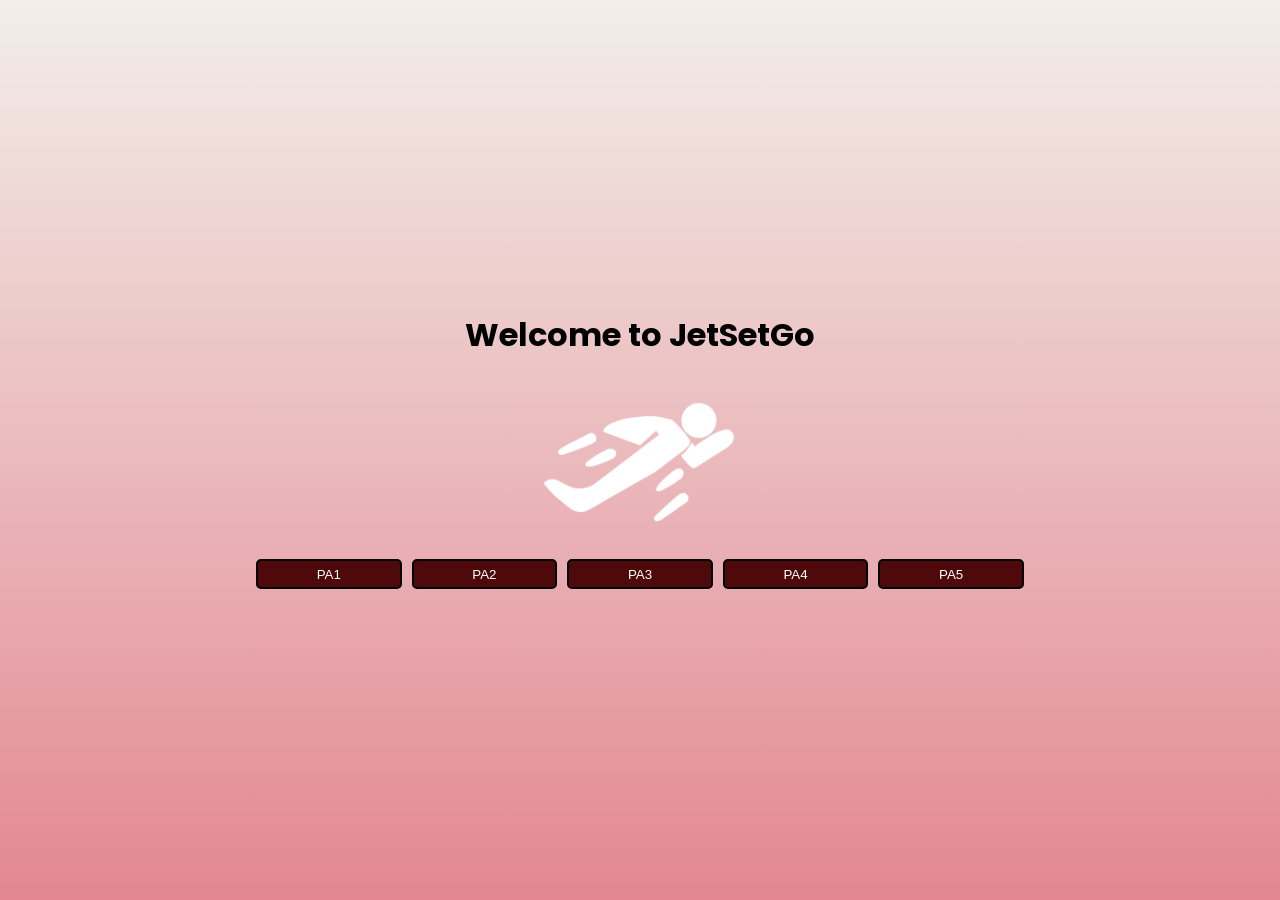
<file: index.html>
<!-- 
Name: Mpho
Surname: Makwela
Student Number: u25199902
-->
<!DOCTYPE html>
<html lang="en">
<head>
    <meta charset="UTF-8">
    <meta name="viewport" content="width=device-width, initial-scale=1.0">
    <title>JetSetGo</title>

    <!-- css links -->
    <link rel="stylesheet" href="PA1/css/main.css">
</head>

<body id="launch_page">
  <h1>Welcome to JetSetGo</h1>
  <img src="PA1/img/logo.png"/>
  <div id="launch_buttons">
    <!-- buttons -->
    <button><a href="PA1/index.html">PA1</a></button>
    <button><a href="under_construction.html">PA2</a></button>
    <button><a href="under_construction.html">PA3</a></button>
    <button><a href="under_construction.html">PA4</a></button>
    <button><a href="under_construction.html">PA5</a></button>
  </div>
</body>
</file>
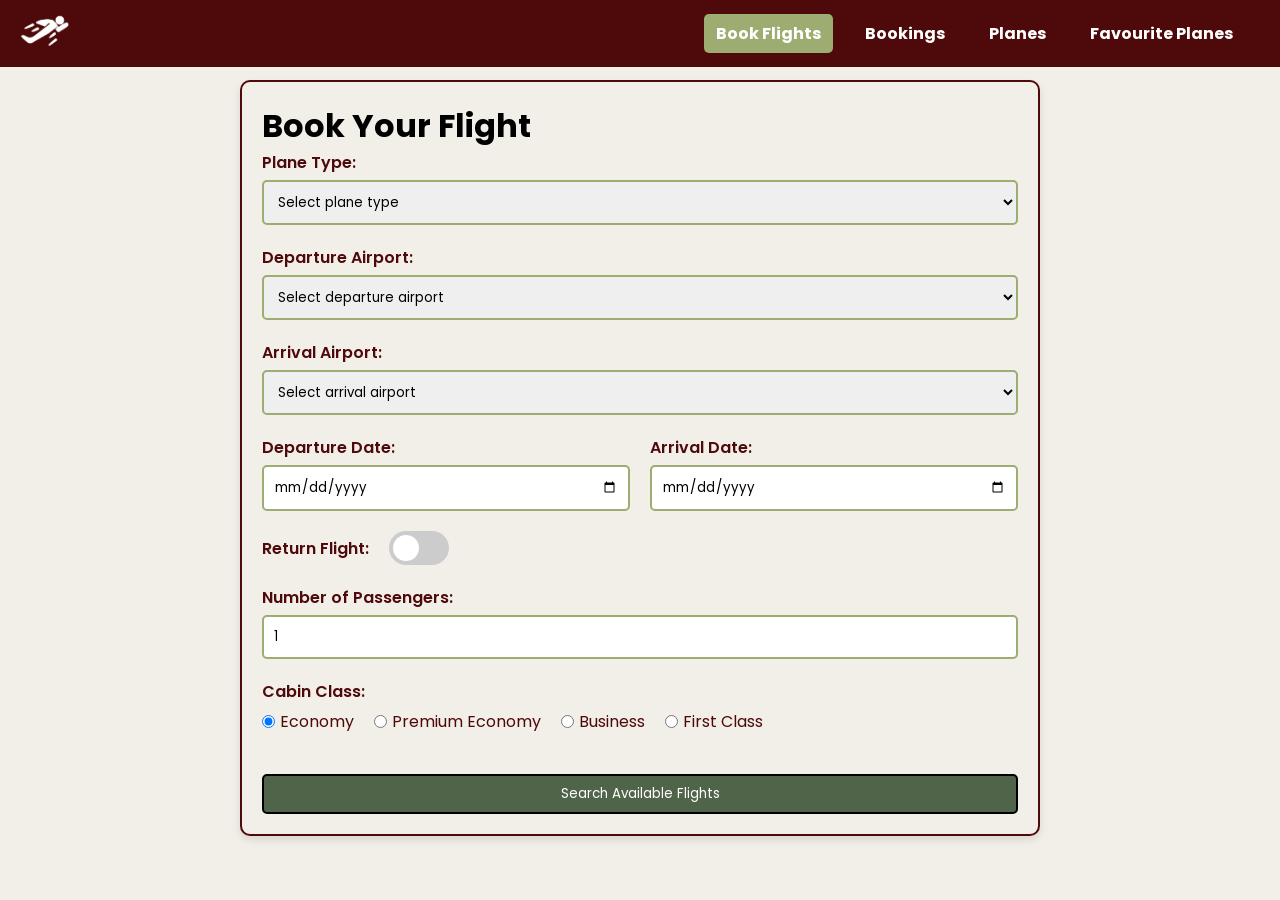
<file: PA1/index.html>
<!DOCTYPE html>
<html lang="en">
<head>
    <meta charset="UTF-8">
    <meta name="viewport" content="width=device-width, initial-scale=1.0">
    <title>JetSetGo - Book Flights</title>

    <!-- css links -->
    <link rel="stylesheet" href="css/main.css">
    <link rel="stylesheet" href="css/navbar.css">
    <link rel="stylesheet" href="css/book.css">
</head>
<body>
<!-- _____________________________________________________________________________________ -->
    <!-- navigation -->
    <nav class="nav_bar">
        <div class="logo_container">
            <img src="img/logo.png" alt="JetSetGo Logo" >
        </div>
        <ul class="nav_links">
            <li class="active"><a href="index.html">Book Flights</a></li>
            <li><a href="bookings.html">Bookings</a></li>
            <li><a href="planes.html">Planes</a></li>
            <li><a href="favourites.html">Favourite Planes</a></li>
        </ul>
    </nav>
    <!-- _____________________________________________________________________________________ -->
    <!-- main content -->
    <main id="book_flights_page">
        <h1>Book Your Flight</h1>
        <!-- _____________________________________________________________________________________ -->
        <form id="flight_booking_form">
            <!-- Plane Type Dropdown -->
            <div class="form_group">
                <label for="plane_type">Plane Type:</label>
                <select id="plane_type" name="plane_type">
                    <option value="" disabled selected>Select plane type</option>
                    <option value="boeing737">Boeing 737</option>
                    <option value="boeing787">Boeing 787 Dreamliner</option>
                    <option value="airbus320">Airbus A320</option>
                    <option value="airbus380">Airbus A380</option>
                    <option value="embraer175">Embraer E175</option>
                </select>
            </div>
            <!-- _____________________________________________________________________________________ -->
            <!-- Departure Airport Dropdown -->
            <div class="form_group">
                <label for="departure">Departure Airport:</label>
                <select id="departure" name="departure">
                    <option value="" disabled selected>Select departure airport</option>
                    <optgroup label="South African Airports">
                        <option value="jhb">JNB - Johannesburg OR Tambo</option>
                        <option value="cpt">CPT - Cape Town International</option>
                        <option value="dur">DUR - King Shaka International</option>
                        <option value="plz">PLZ - Port Elizabeth</option>
                        <option value="bfn">BFN - Bloemfontein</option>
                    </optgroup>
                    <optgroup label="International Airports">
                        <option value="jfk">JFK - New York</option>
                        <option value="lhr">LHR - London Heathrow</option>
                        <option value="cdg">CDG - Paris</option>
                        <option value="dxb">DXB - Dubai</option>
                        <option value="hnd">HND - Tokyo</option>
                    </optgroup>
                </select>
            </div>
            <!-- _____________________________________________________________________________________ -->
            <!-- Arrival Airport Dropdown -->
            <div class="form_group">
                <label for="arrival">Arrival Airport:</label>
                <select id="arrival" name="arrival">
                    <option value="" disabled selected>Select arrival airport</option>
                    <optgroup label="South African Airports">
                        <option value="jhb">JNB - Johannesburg OR Tambo</option>
                        <option value="cpt">CPT - Cape Town International</option>
                        <option value="dur">DUR - King Shaka International</option>
                        <option value="plz">PLZ - Port Elizabeth</option>
                        <option value="bfn">BFN - Bloemfontein</option>
                    </optgroup>
                    <optgroup label="International Airports">
                        <option value="jfk">JFK - New York</option>
                        <option value="lhr">LHR - London Heathrow</option>
                        <option value="cdg">CDG - Paris</option>
                        <option value="dxb">DXB - Dubai</option>
                        <option value="hnd">HND - Tokyo</option>
                    </optgroup>
                </select>
            </div>
            <!-- _____________________________________________________________________________________ -->
            <!-- Date pickers  -->
            <div class="form_row">
                <div class="form_group">
                    <label for="departure_date">Departure Date:</label>
                    <input type="date" id="departure_date" name="departure_date">
                </div>

                <div class="form_group">
                    <label for="arrival_date">Arrival Date:</label>
                    <input type="date" id="arrival_date" name="arrival_date">
                </div>
            </div>
            <!-- _____________________________________________________________________________________ -->
            <!-- Return Flight Toggle Switch -->
            <div class="form_group toggle_group">
                <label for="return_flight">Return Flight:</label>
                <label class="toggle_switch">
                    <input type="checkbox" id="return_flight" name="return_flight">
                    <span class="toggle_slider"></span>
                </label>
            </div>
            <!-- _____________________________________________________________________________________ -->
            <!-- Number of Passengers -->
            <div class="form_group">
                <label for="passengers">Number of Passengers:</label>
                <input type="number" id="passengers" name="passengers" min="1" max="10" value="1">
            </div>
            <!-- _____________________________________________________________________________________ -->
            <!-- Cabin Class Selection -->
            <div class="form_group">
                <label>Cabin Class:</label>
                <div class="radio_group">
                    <label><input type="radio" name="cabin_class" value="economy" checked> Economy</label>
                    <label><input type="radio" name="cabin_class" value="premium"> Premium Economy</label>
                    <label><input type="radio" name="cabin_class" value="business"> Business</label>
                    <label><input type="radio" name="cabin_class" value="first"> First Class</label>
                </div>
            </div>

            <!-- Submit Button -->
            <button type="submit" id="search_flights_btn">Search Available Flights</button>
        </form>
    </main>
</body>
</html>
</file>
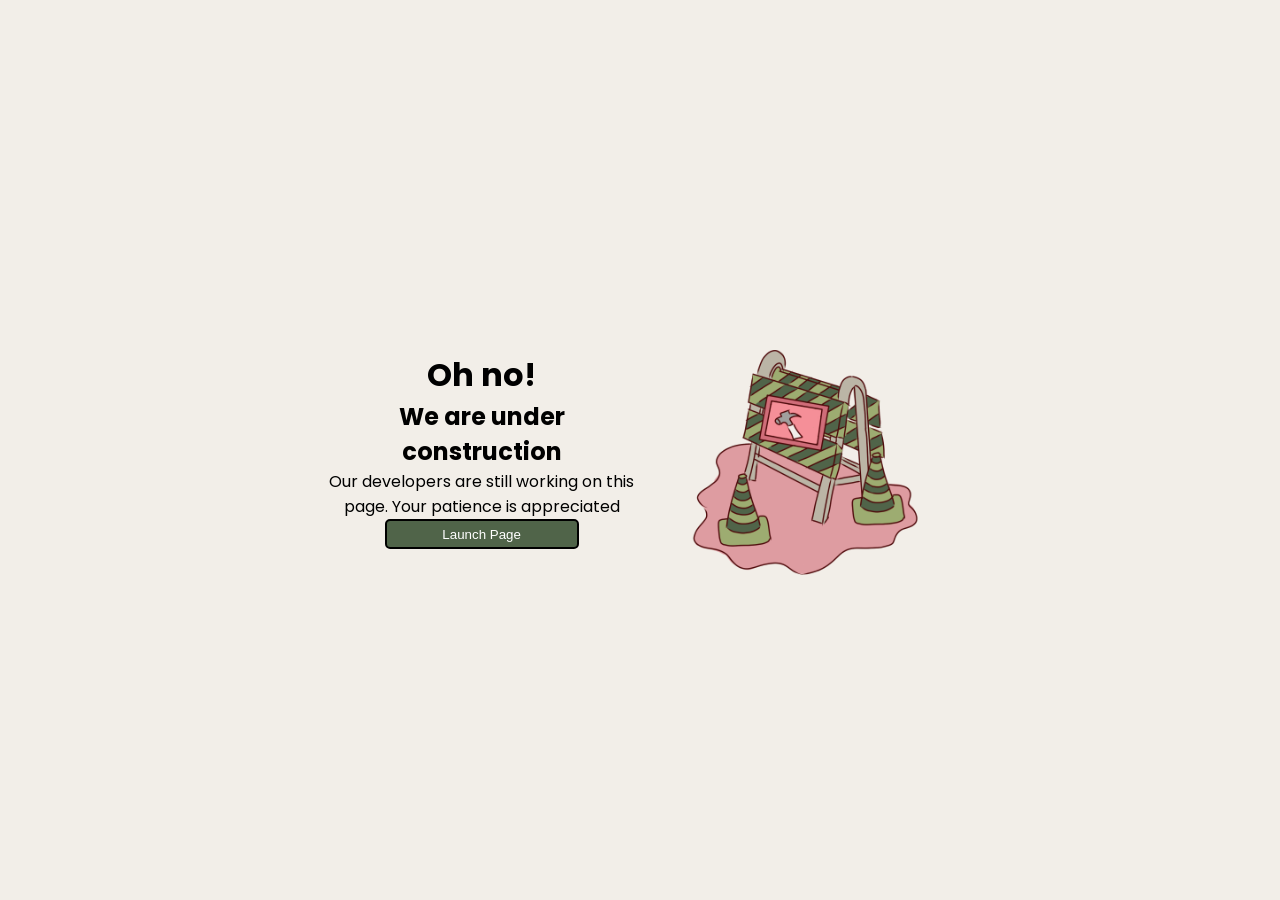
<file: under_construction.html>
<!-- 
Name: Mpho
Surname: Makwela
Student Number: u25199902
--><!DOCTYPE html>
<html lang="en">
<head>
    <meta charset="UTF-8">
    <meta name="viewport" content="width=device-width, initial-scale=1.0">
    <title>Under Construction</title>

    <!-- css links -->
    <link rel="stylesheet" href="PA1/css/main.css">
</head>

<body id="under_construction">
    <div id="info_construction">
        <h1>Oh no!</h1>
        <h2>We are under construction</h2>
        <p>Our developers are still working on this page. Your patience is appreciated</p>
        <button id="lauch_page_btn" onclick="window.location.href='index.html';">Launch Page</button>
    </div>
    <div id="img_construction">
        <img src="PA1/img/under_construction.png" alt="Under Construction">
    </div>
</body>
</html>
</file>
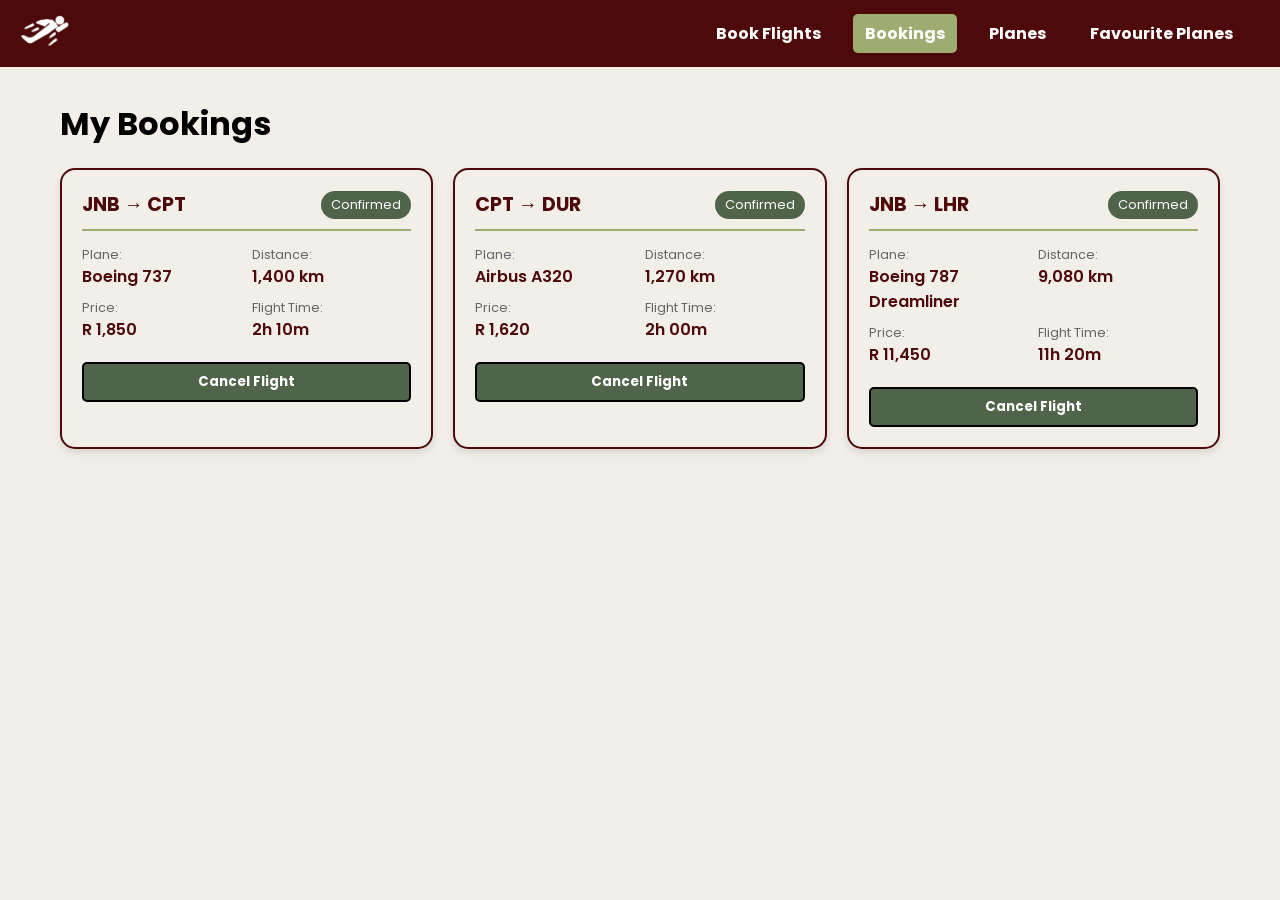
<file: PA1/bookings.html>
<!DOCTYPE html>
<html lang="en">
<head>
    <meta charset="UTF-8">
    <meta name="viewport" content="width=device-width, initial-scale=1.0">
    <title>JetSetGo - My Bookings</title>

    <!-- css links -->
    <link rel="stylesheet" href="css/main.css">
    <link rel="stylesheet" href="css/navbar.css">
    <link rel="stylesheet" href="css/bookings.css">
</head>
<body>
<!-- _____________________________________________________________________________________ -->
    <!-- navigation -->
    <nav class="nav_bar">
        <div class="logo_container">
            <img src="img/logo.png" alt="JetSetGo Logo">
        </div>
        <ul class="nav_links">
            <li><a href="index.html">Book Flights</a></li>
            <li class="active"><a href="bookings.html">Bookings</a></li>
            <li><a href="planes.html">Planes</a></li>
            <li><a href="favourites.html">Favourite Planes</a></li>
        </ul>
    </nav>
<!-- _____________________________________________________________________________________ -->
    <!-- main content -->
    <main id="bookings_page">
        <h1>My Bookings</h1>
        <!-- _____________________________________________________________________________________ -->
        <div class="bookings_container">
            <!-- Mock Flight 1 - Johannesburg to Cape Town -->
            <div class="booking_card">
                <div class="booking_header">
                    <h2>JNB → CPT</h2>
                    <span class="booking_status">Confirmed</span>
                </div>
                <div class="booking_details">
                    <div class="detail_item">
                        <span class="detail_label">Plane:</span>
                        <span class="detail_value">Boeing 737</span>
                    </div>
                    <div class="detail_item">
                        <span class="detail_label">Distance:</span>
                        <span class="detail_value">1,400 km</span>
                    </div>
                    <div class="detail_item">
                        <span class="detail_label">Price:</span>
                        <span class="detail_value">R 1,850</span>
                    </div>
                    <div class="detail_item">
                        <span class="detail_label">Flight Time:</span>
                        <span class="detail_value">2h 10m</span>
                    </div>
                </div>
                <button class="cancel_btn">Cancel Flight</button>
            </div>
            <!-- _____________________________________________________________________________________ -->
            <!-- Mock Flight 2 - Cape Town to Durban -->
            <div class="booking_card">
                <div class="booking_header">
                    <h2>CPT → DUR</h2>
                    <span class="booking_status">Confirmed</span>
                </div>
                <div class="booking_details">
                    <div class="detail_item">
                        <span class="detail_label">Plane:</span>
                        <span class="detail_value">Airbus A320</span>
                    </div>
                    <div class="detail_item">
                        <span class="detail_label">Distance:</span>
                        <span class="detail_value">1,270 km</span>
                    </div>
                    <div class="detail_item">
                        <span class="detail_label">Price:</span>
                        <span class="detail_value">R 1,620</span>
                    </div>
                    <div class="detail_item">
                        <span class="detail_label">Flight Time:</span>
                        <span class="detail_value">2h 00m</span>
                    </div>
                </div>
                <button class="cancel_btn">Cancel Flight</button>
            </div>
           <!-- _____________________________________________________________________________________ -->
            <!-- Mock Flight 3 - Johannesburg to London -->
            <div class="booking_card">
                <div class="booking_header">
                    <h2>JNB → LHR</h2>
                    <span class="booking_status">Confirmed</span>
                </div>
                <div class="booking_details">
                    <div class="detail_item">
                        <span class="detail_label">Plane:</span>
                        <span class="detail_value">Boeing 787 Dreamliner</span>
                    </div>
                    <div class="detail_item">
                        <span class="detail_label">Distance:</span>
                        <span class="detail_value">9,080 km</span>
                    </div>
                    <div class="detail_item">
                        <span class="detail_label">Price:</span>
                        <span class="detail_value">R 11,450</span>
                    </div>
                    <div class="detail_item">
                        <span class="detail_label">Flight Time:</span>
                        <span class="detail_value">11h 20m</span>
                    </div>
                </div>
                <button class="cancel_btn">Cancel Flight</button>
            </div>
        </div>
    </main>
</body>
</html>
</file>
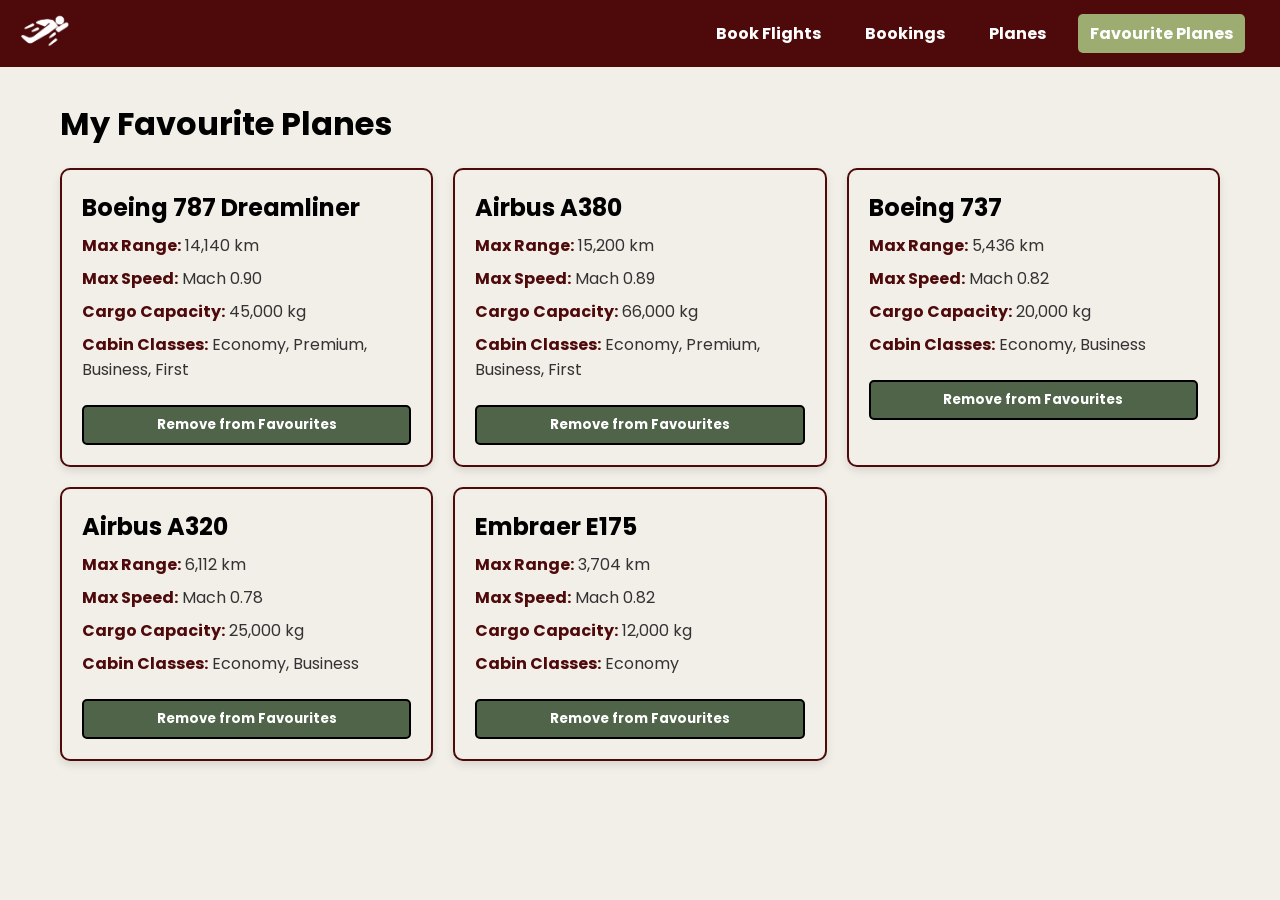
<file: PA1/favourites.html>
<!DOCTYPE html>
<html lang="en">
<head>
    <meta charset="UTF-8">
    <meta name="viewport" content="width=device-width, initial-scale=1.0">
    <title>JetSetGo - Favourite Planes</title>

    <!-- css links -->
    <link rel="stylesheet" href="css/main.css">
    <link rel="stylesheet" href="css/navbar.css">
    <link rel="stylesheet" href="css/favourites.css">
</head>
<body>
<!-- _____________________________________________________________________________________ -->
    <!-- navigation -->
    <nav class="nav_bar">
        <div class="logo_container">
            <img src="img/logo.png" alt="JetSetGo Logo">
        </div>
        <ul class="nav_links">
            <li><a href="index.html">Book Flights</a></li>
            <li><a href="bookings.html">Bookings</a></li>
            <li><a href="planes.html">Planes</a></li>
            <li class="active"><a href="favourites.html">Favourite Planes</a></li>
        </ul>
    </nav>
<!-- _____________________________________________________________________________________ -->
    <!-- main content -->
    <main id="favourites_page">
        <h1>My Favourite Planes</h1>
        
        <div class="favourites_container">
          <!-- _____________________________________________________________________________________ -->
            <!-- Mock Favourite 1 -->
            <div class="favourite_card">
                <h2>Boeing 787 Dreamliner</h2>  
                <div class="plane_specs">
                    <p><strong>Max Range:</strong> 14,140 km</p>
                    <p><strong>Max Speed:</strong> Mach 0.90</p>
                    <p><strong>Cargo Capacity:</strong> 45,000 kg</p>
                    <p><strong>Cabin Classes:</strong> Economy, Premium, Business, First</p>
                </div>
                <button class="remove_btn">Remove from Favourites</button>
            </div>
            <!-- _____________________________________________________________________________________ -->
            <!-- Mock Favourite 2 -->
            <div class="favourite_card">
                <h2>Airbus A380</h2>  
                <div class="plane_specs">
                    <p><strong>Max Range:</strong> 15,200 km</p>
                    <p><strong>Max Speed:</strong> Mach 0.89</p>
                    <p><strong>Cargo Capacity:</strong> 66,000 kg</p>
                    <p><strong>Cabin Classes:</strong> Economy, Premium, Business, First</p>
                </div>
                <button class="remove_btn">Remove from Favourites</button>
            </div>
            <!-- _____________________________________________________________________________________ -->
            <!-- Mock Favourite 3 -->
            <div class="favourite_card">
                <h2>Boeing 737</h2>  
                <div class="plane_specs">
                    <p><strong>Max Range:</strong> 5,436 km</p>
                    <p><strong>Max Speed:</strong> Mach 0.82</p>
                    <p><strong>Cargo Capacity:</strong> 20,000 kg</p>
                    <p><strong>Cabin Classes:</strong> Economy, Business</p>
                </div>
                <button class="remove_btn">Remove from Favourites</button>
            </div>
            <!-- _____________________________________________________________________________________ -->
            <!-- Mock Favourite 4 -->
            <div class="favourite_card">
                <h2>Airbus A320</h2>  
                <div class="plane_specs">
                    <p><strong>Max Range:</strong> 6,112 km</p>
                    <p><strong>Max Speed:</strong> Mach 0.78</p>
                    <p><strong>Cargo Capacity:</strong> 25,000 kg</p>
                    <p><strong>Cabin Classes:</strong> Economy, Business</p>
                </div>
                <button class="remove_btn">Remove from Favourites</button>
            </div>
            <!-- _____________________________________________________________________________________ -->
            <!-- Mock Favourite 5 -->
            <div class="favourite_card">
                <h2>Embraer E175</h2>  
                <div class="plane_specs">
                    <p><strong>Max Range:</strong> 3,704 km</p>
                    <p><strong>Max Speed:</strong> Mach 0.82</p>
                    <p><strong>Cargo Capacity:</strong> 12,000 kg</p>
                    <p><strong>Cabin Classes:</strong> Economy</p>
                </div>
                <button class="remove_btn">Remove from Favourites</button>
            </div>
        </div>
    </main>
</body>
</html>
</file>
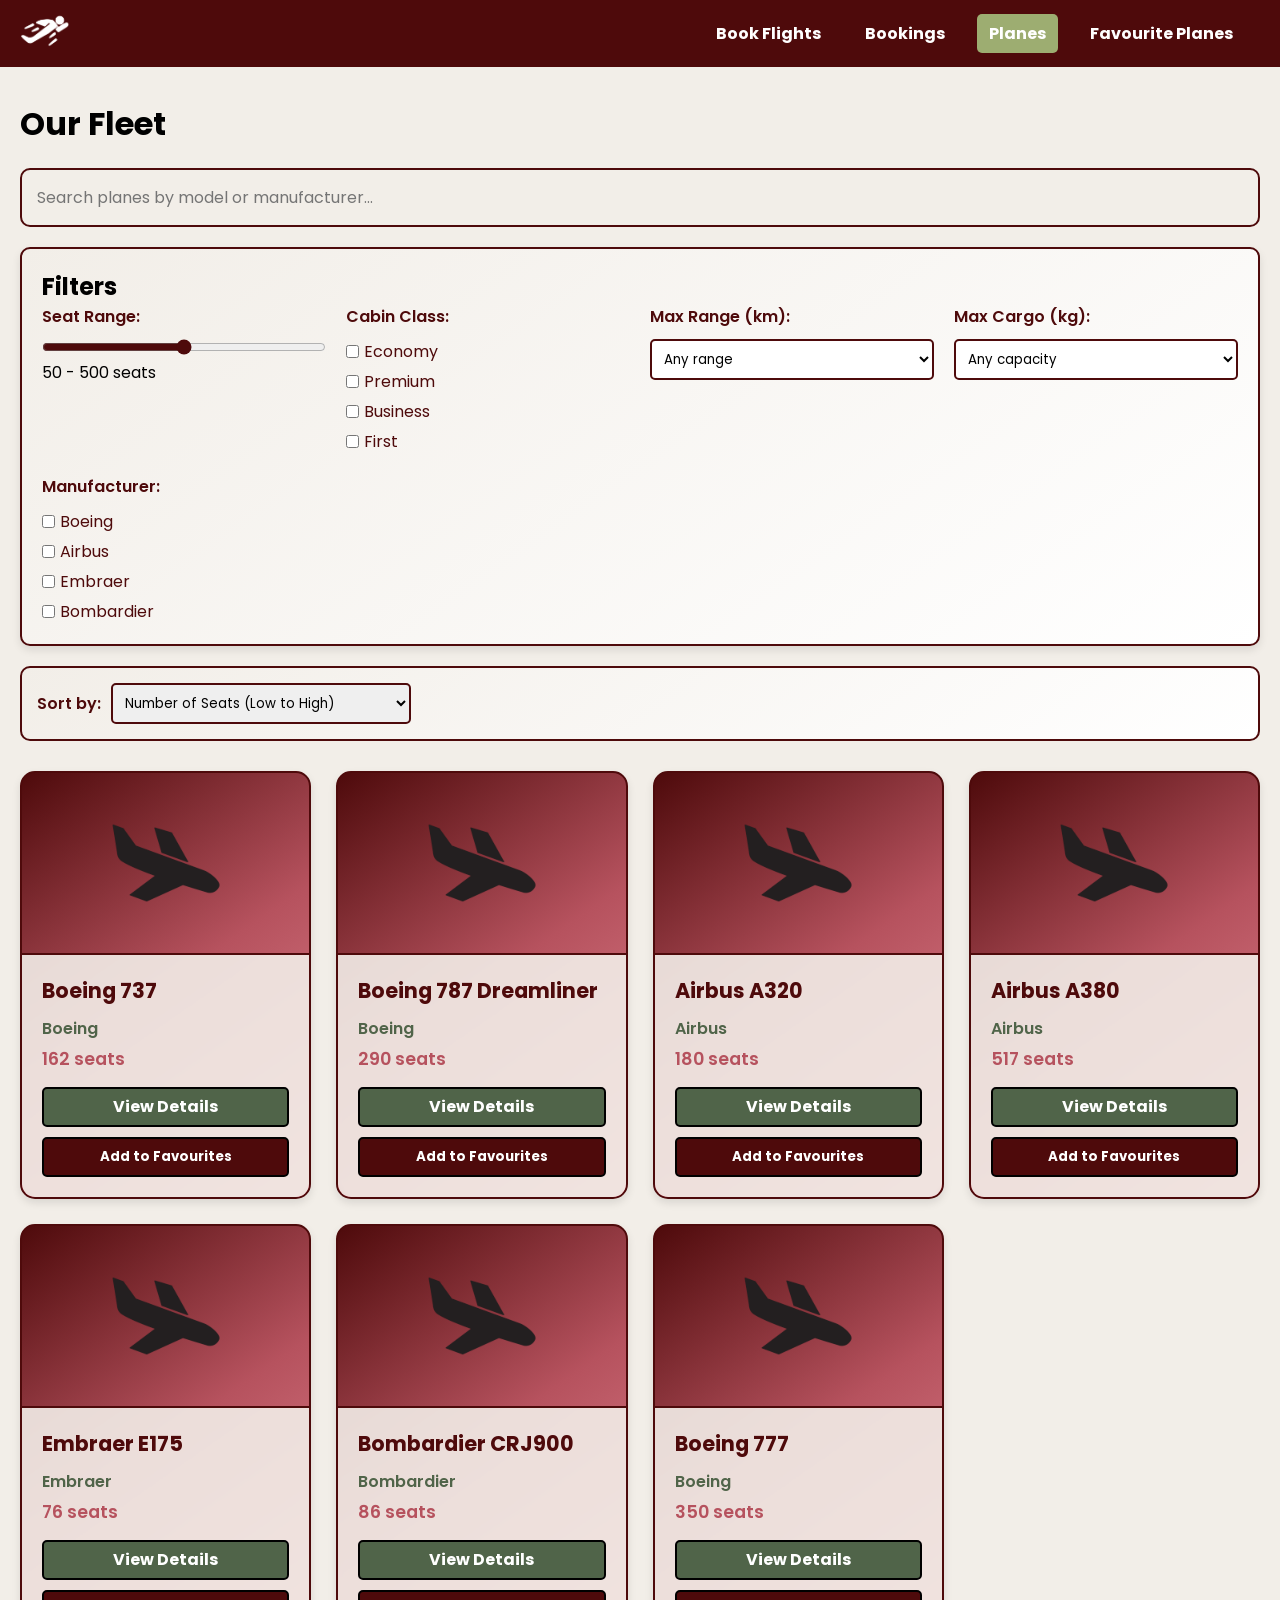
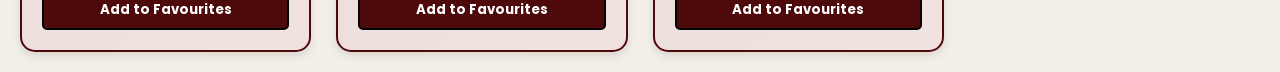
<file: PA1/planes.html>
<!DOCTYPE html>
<html lang="en">
<head>
    <meta charset="UTF-8">
    <meta name="viewport" content="width=device-width, initial-scale=1.0">
    <title>JetSetGo - Our Fleet</title>

    <!-- css links -->
    <link rel="stylesheet" href="css/main.css">
    <link rel="stylesheet" href="css/navbar.css">
    <link rel="stylesheet" href="css/planes.css">
</head>
<body>
<!-- _____________________________________________________________________________________ -->
    <!-- navigation -->
    <nav class="nav_bar">
        <div class="logo_container">
            <img src="img/logo.png" alt="JetSetGo Logo">  
        </div>
        <ul class="nav_links">
            <li><a href="index.html">Book Flights</a></li>
            <li><a href="bookings.html">Bookings</a></li>
            <li class="active"><a href="planes.html">Planes</a></li>
            <li><a href="favourites.html">Favourite Planes</a></li>
        </ul>
    </nav>
    <!-- _____________________________________________________________________________________ -->
    <!-- main content -->
    <main id="planes_page">
        <h1>Our Fleet</h1>
        
        <!-- Search Bar -->
        <div class="search_container">
            <input type="text" placeholder="Search planes by model or manufacturer..." class="search_bar">
        </div>

        <!-- Filters Section -->
        <div class="filters_section">
            <h2>Filters</h2>  
            <div class="filters_grid">
                <!-- Seat Range Filter -->
                <div class="filter_group">
                    <label>Seat Range:</label>
                    <div class="range_slider">
                        <input type="range" min="50" max="500" value="275" class="slider">
                        <span>50 - 500 seats</span>
                    </div>
                </div>

                <!-- Cabin Class Filter -->
                <div class="filter_group">
                    <label>Cabin Class:</label>
                    <div class="checkbox_group">
                        <label><input type="checkbox"> Economy</label>
                        <label><input type="checkbox"> Premium</label>
                        <label><input type="checkbox"> Business</label>
                        <label><input type="checkbox"> First</label>
                    </div>
                </div>

                <!-- Max Range Filter -->
                <div class="filter_group">
                    <label>Max Range (km):</label>
                    <select>
                        <option>Any range</option>
                        <option>Under 5,000 km</option>
                        <option>5,000 - 10,000 km</option>
                        <option>10,000 - 15,000 km</option>
                        <option>Over 15,000 km</option>
                    </select>
                </div>

                <!-- Max Cargo Filter -->
                <div class="filter_group">
                    <label>Max Cargo (kg):</label>
                    <select>
                        <option>Any capacity</option>
                        <option>Under 20,000 kg</option>
                        <option>20,000 - 40,000 kg</option>
                        <option>40,000 - 60,000 kg</option>
                        <option>Over 60,000 kg</option>
                    </select>
                </div>

                <!-- Manufacturer Filter -->
                <div class="filter_group">
                    <label>Manufacturer:</label>
                    <div class="checkbox_group">
                        <label><input type="checkbox"> Boeing</label>
                        <label><input type="checkbox"> Airbus</label>
                        <label><input type="checkbox"> Embraer</label>
                        <label><input type="checkbox"> Bombardier</label>
                    </div>
                </div>
            </div>
        </div>
        <!-- _____________________________________________________________________________________ -->
        <!-- Sort Section -->
        <div class="sort_section">
            <label>Sort by:</label>
            <select class="sort_select">
                <option>Number of Seats (Low to High)</option>
                <option>Number of Seats (High to Low)</option>
                <option>Manufacturer (A-Z)</option>
                <option>Manufacturer (Z-A)</option>
                <option>Range (Low to High)</option>
                <option>Range (High to Low)</option>
            </select>
        </div>
        <!-- _____________________________________________________________________________________ -->
        <!-- Planes Cards Grid -->
        <div class="planes_grid">
            <!-- Plane Card 1 - Boeing 737 -->
            <div class="plane_card">
                <img src="img/plane_image.png" alt="Boeing 737" class="plane_image">
                <div class="plane_info">
                    <h3>Boeing 737</h3>  
                    <p class="manufacturer">Boeing</p>
                    <p class="seats">162 seats</p>
                    <a href="view.html?plane=boeing737" class="view_details_btn">View Details</a>
                    <button class="favourite_btn">Add to Favourites</button>
                </div>
            </div>

            <!-- Plane Card 2 - Boeing 787 -->
            <div class="plane_card">
                <img src="img/plane_image.png" alt="Boeing 787 Dreamliner" class="plane_image">
                <div class="plane_info">
                    <h3>Boeing 787 Dreamliner</h3>
                    <p class="manufacturer">Boeing</p>
                    <p class="seats">290 seats</p>
                    <a href="view.html?plane=boeing787" class="view_details_btn">View Details</a>
                    <button class="favourite_btn">Add to Favourites</button>
                </div>
            </div>

            <!-- Plane Card 3 - Airbus A320 -->
            <div class="plane_card">
                <img src="img/plane_image.png" alt="Airbus A320" class="plane_image">
                <div class="plane_info">
                    <h3>Airbus A320</h3>
                    <p class="manufacturer">Airbus</p>
                    <p class="seats">180 seats</p>
                    <a href="view.html?plane=airbus320" class="view_details_btn">View Details</a>
                    <button class="favourite_btn">Add to Favourites</button>
                </div>
            </div>

            <!-- Plane Card 4 - Airbus A380 -->
            <div class="plane_card">
                <img src="img/plane_image.png" alt="Airbus A380" class="plane_image">
                <div class="plane_info">
                    <h3>Airbus A380</h3>
                    <p class="manufacturer">Airbus</p>
                    <p class="seats">517 seats</p>
                    <a href="view.html?plane=airbus380" class="view_details_btn">View Details</a>
                    <button class="favourite_btn">Add to Favourites</button>
                </div>
            </div>

            <!-- Plane Card 5 - Embraer E175 -->
            <div class="plane_card">
                <img src="img/plane_image.png" alt="Embraer E175" class="plane_image">
                <div class="plane_info">
                    <h3>Embraer E175</h3>
                    <p class="manufacturer">Embraer</p>
                    <p class="seats">76 seats</p>
                    <a href="view.html?plane=embraer175" class="view_details_btn">View Details</a>
                    <button class="favourite_btn">Add to Favourites</button>
                </div>
            </div>

            <!-- Plane Card 6 - Bombardier CRJ900 -->
            <div class="plane_card">
                <img src="img/plane_image.png" alt="Bombardier CRJ900" class="plane_image">
                <div class="plane_info">
                    <h3>Bombardier CRJ900</h3>
                    <p class="manufacturer">Bombardier</p>
                    <p class="seats">86 seats</p>
                    <a href="view.html?plane=crj900" class="view_details_btn">View Details</a>
                    <button class="favourite_btn">Add to Favourites</button>
                </div>
            </div>

            <!-- Plane Card 7 - Boeing 777 -->
            <div class="plane_card">
                <img src="img/plane_image.png" alt="Boeing 777" class="plane_image">
                <div class="plane_info">
                    <h3>Boeing 777</h3>
                    <p class="manufacturer">Boeing</p>
                    <p class="seats">350 seats</p>
                    <a href="view.html?plane=boeing777" class="view_details_btn">View Details</a>
                    <button class="favourite_btn">Add to Favourites</button>
                </div>
            </div>
        </div>
    </main>
</body>
</html>
</file>
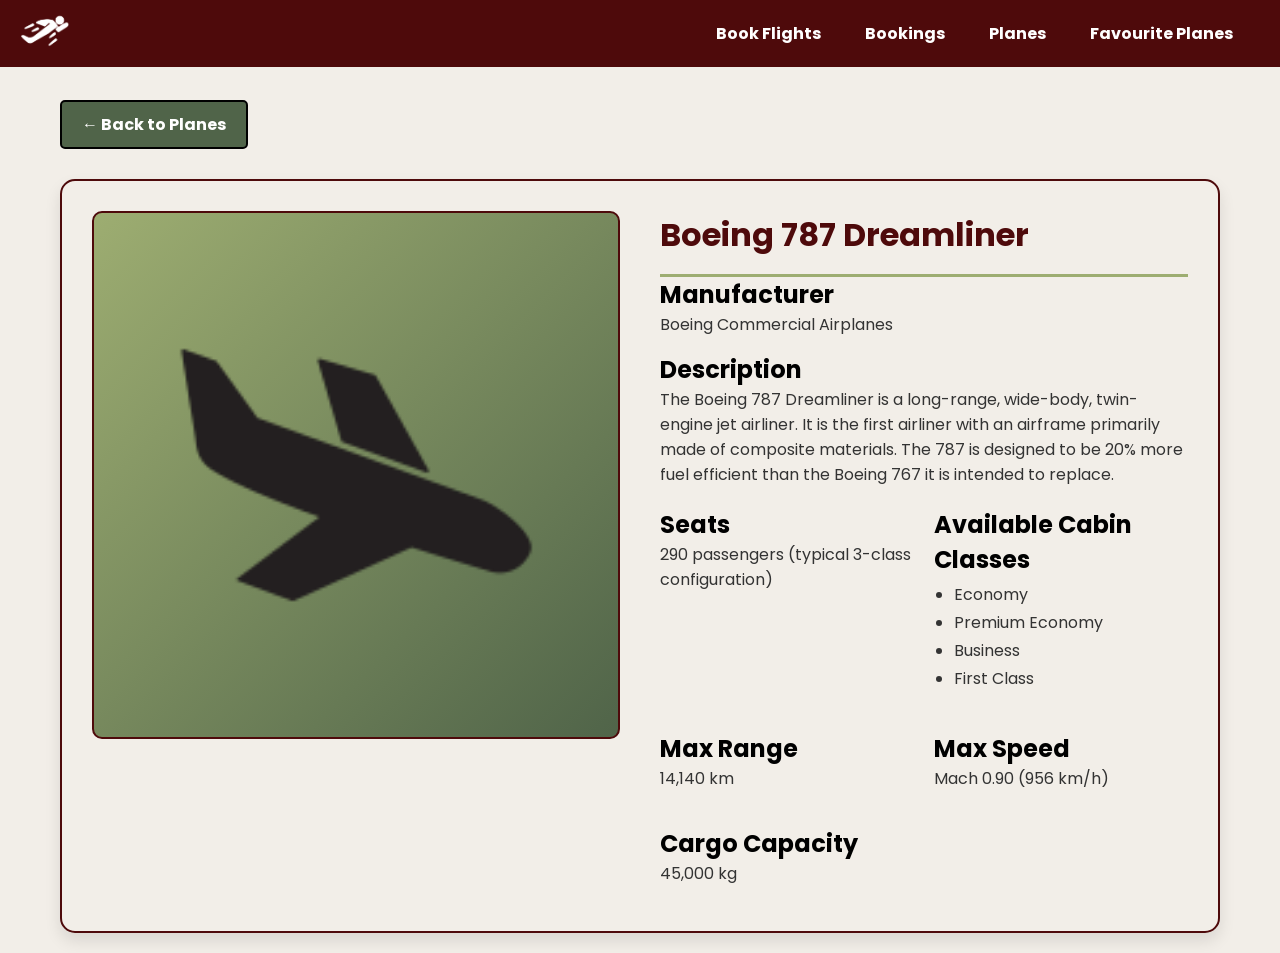
<file: PA1/view.html>
<!DOCTYPE html>
<html lang="en">
<head>
    <meta charset="UTF-8">
    <meta name="viewport" content="width=device-width, initial-scale=1.0">
    <title>JetSetGo - Plane Details</title>

    <!-- css links -->
    <link rel="stylesheet" href="css/main.css">
    <link rel="stylesheet" href="css/navbar.css">
    <link rel="stylesheet" href="css/view.css">
</head>
<body>
<!-- _____________________________________________________________________________________ -->
    <!-- navigation -->
    <nav class="nav_bar">
        <div class="logo_container">
            <img src="img/logo.png" alt="JetSetGo Logo">  
        </div>
        <ul class="nav_links">
            <li><a href="index.html">Book Flights</a></li>
            <li><a href="bookings.html">Bookings</a></li>
            <li><a href="planes.html">Planes</a></li>
            <li><a href="favourites.html">Favourite Planes</a></li>
        </ul>
    </nav>
<!-- _____________________________________________________________________________________ -->    
    <!-- main content -->
    <main id="view_page">
        <a href="planes.html" class="back_btn">← Back to Planes</a>
        
        <div class="plane_detail_container">
            <div class="plane_detail_image">
                <img src="img/plane_image.png" alt="Boeing 787 Dreamliner">
            </div>
            
            <div class="plane_detail_info">
                <h1>Boeing 787 Dreamliner</h1>
                
                <div class="detail_section">
                    <h2>Manufacturer</h2>  
                    <p>Boeing Commercial Airplanes</p>
                </div>
                
                <div class="detail_section">
                    <h2>Description</h2>  
                    <p>The Boeing 787 Dreamliner is a long-range, wide-body, twin-engine jet airliner. It is the first airliner with an airframe primarily made of composite materials. The 787 is designed to be 20% more fuel efficient than the Boeing 767 it is intended to replace.</p>
                </div>
                
                <div class="detail_grid">
                    <div class="detail_section">
                        <h2>Seats</h2>  
                        <p>290 passengers (typical 3-class configuration)</p>
                    </div>
                    
                    <div class="detail_section">
                        <h2>Available Cabin Classes</h2>  
                        <ul>
                            <li>Economy</li>
                            <li>Premium Economy</li>
                            <li>Business</li>
                            <li>First Class</li>
                        </ul>
                    </div>
                    
                    <div class="detail_section">
                        <h2>Max Range</h2>  
                        <p>14,140 km</p>
                    </div>
                    
                    <div class="detail_section">
                        <h2>Max Speed</h2>  
                        <p>Mach 0.90 (956 km/h)</p>
                    </div>
                    
                    <div class="detail_section">
                        <h2>Cargo Capacity</h2>  
                        <p>45,000 kg</p>
                    </div>
                </div>
            </div>
        </div>
    </main>
</body>
</html>
</file>
<file: PA1/css/main.css>
/* colours
cotton candy - #E38792
garnet - #4E0A0B
dusty white - #F2EEE8
khakhi - #9DAD71
darker green - #506449
darker pink - #B6525E
*/

@import url('https://fonts.googleapis.com/css2?family=Poppins:wght@400;600&display=swap');

* {
    margin: 0;
    padding: 0;
    box-sizing: border-box;
}

body {
    font-family: 'Poppins', sans-serif;
    background-color: #F2EEE8;
}

/* ______________________________________________________________ */
/* under construction page */
#under_construction {
    display: flex;
    align-items: center;     
    height: 100vh;             /* full screen */
    background-color:#F2EEE8;
    gap: 40px;                
    padding-left: 25%;
}

#info_construction {
    text-align: center;
}

#img_construction img {
    width: 40%;
    height: auto;
}

#lauch_page_btn {
   width: 60%;
   height: 30px;

   border-radius: 5px;
   background-color: #506449;
   color: white;
   border: 2px solid black;
}

#lauch_page_btn:hover {
    background-color: #5d854e;
    color: white;
    border-radius: 5px;
    font-weight: bold;
}

#lauch_page_btn a {
    color: inherit;
    text-decoration: none;
}

/* ______________________________________________________________ */
/* launch page */
#launch_page {
    min-height: 100vh;
    margin: 0;

    background: linear-gradient(#F2EEE8, #E38792);
    
    display: flex;
    flex-direction: column;
    justify-content: center;
    align-items: center;
}

#launch_page img {
    width: 200px;
    margin: 20px 0;
}

#launch_buttons {
    display: flex;
    gap: 10px;
    width: 60%;
}

#launch_page button {
   width: 60%;
   height: 30px;

   border-radius: 5px;
   background-color:#4E0A0B;
   color: white;
   border: 2px solid black;
}

#launch_page button a {
    color: inherit;
    text-decoration: none;
}

#launch_page button:hover {
    background-color: #6B1112;
    color: #F6A93A;
    border-radius: 5px;
    font-weight: bold;
}
/* ______________________________________________________________ */
</file>
<file: PA1/css/navbar.css>
/* navigation bar that throughout the top */
.nav_bar {
    width: 100%;
    background-color: #4E0A0B;
    position: fixed;
    top: 0;
    left: 0;
    z-index: 1000;

    display: flex;
    align-items: center;
    justify-content: space-between;
    padding: 10px 20px;
    box-sizing: border-box;
}

.logo_container img {
    height: 40px; 
    width: auto;
}
/* ______________________________________________________________ */
/* the actual navigation links */
.nav_links {
    list-style: none;
    display: flex;
    gap: 20px;
    margin: 0;
    padding-right: 15px;
}

.nav_links li a {
    text-decoration: none;
    color: white;
    font-weight: bold;
    padding: 8px 12px;
    transition: background 0.3s;
}

.nav_links li a:hover {
    background-color: #6B1112;
    color: #F6A93A;
    border-radius: 5px;
}
/* ______________________________________________________________ */
/* Active page indicator */
.nav_links li.active a {
    background-color: #9DAD71;
    color: white;
    border-radius: 5px;
}
/* ______________________________________________________________ */
</file>
<file: PA1/css/book.css>
#book_flights_page {
    margin-top: 80px;
    padding: 20px;
    max-width: 800px;
    margin-left: auto;
    margin-right: auto;
    background-color: #F2EEE8;
    border-radius: 10px;
    box-shadow: 0 4px 8px rgba(0,0,0,0.1);
    border: 2px solid #4E0A0B; 
}

#flight_booking_form {
    display: flex;
    flex-direction: column;
    gap: 20px;
}

.form_group {
    display: flex;
    flex-direction: column;
    gap: 5px;
}

.form_row {
    display: flex;
    gap: 20px;
}

.form_row .form_group {
    flex: 1;
}

.form_group label {
    font-weight: 600;
    color: #4E0A0B;
}

.form_group select, 
.form_group input[type="date"],
.form_group input[type="number"] {
    padding: 10px;
    border: 2px solid #9DAD71;
    border-radius: 5px;
    font-family: 'Poppins', sans-serif;
}
/* ______________________________________________________________ */
/* Toggle Switch */
.toggle_group {
    flex-direction: row;
    align-items: center;
    gap: 20px;
}

.toggle_switch {
    position: relative;
    display: inline-block;
    width: 60px;
    height: 34px;
}

.toggle_switch input {
    opacity: 0;
    width: 0;
    height: 0;
}

.toggle_slider {
    position: absolute;
    cursor: pointer;
    top: 0;
    left: 0;
    right: 0;
    bottom: 0;
    background-color: #ccc;
    transition: .3s;
    border-radius: 34px;
}

.toggle_slider:before {
    position: absolute;
    content: "";
    height: 26px;
    width: 26px;
    left: 4px;
    bottom: 4px;
    background-color: white;
    transition: .3s;
    border-radius: 50%;
}
/* ______________________________________________________________ */
input:checked + .toggle_slider {
    background-color: #506449;
}

input:checked + .toggle_slider:before {
    transform: translateX(26px);
}
/* ______________________________________________________________ */
/* Radio Group */
.radio_group {
    display: flex;
    gap: 20px;
    flex-wrap: wrap;
}

.radio_group label {
    font-weight: normal;
    display: flex;
    align-items: center;
    gap: 5px;
}

#search_flights_btn {
   width: 100%;
   height: 40px;
   border-radius: 5px;
   background-color: #506449;
   color: white;
   border: 2px solid black;
   font-family: 'Poppins', sans-serif;
   cursor: pointer;
   margin-top: 20px;
}

#search_flights_btn:hover {
    background-color: #5d854e;
    color: white;
    border-radius: 5px;
    font-weight: bold;
}
/* ______________________________________________________________ */
</file>
<file: PA1/css/bookings.css>
#bookings_page {
    margin-top: 80px;
    padding: 20px;
    max-width: 1200px;
    margin-left: auto;
    margin-right: auto;
}

.bookings_container {
    display: grid;
    grid-template-columns: repeat(auto-fit, minmax(300px, 1fr));
    gap: 20px;
    margin-top: 20px;
}

.booking_card {
    background-color: #F2EEE8;
    border-radius: 15px;
    padding: 20px;
    box-shadow: 0 4px 8px rgba(0,0,0,0.1);
    transition: transform 0.2s;
    border: 2px solid #4E0A0B; 
}

.booking_card:hover {
    transform: translateY(-5px);
    border: 2px solid #9DAD71;  
}

.booking_header {
    display: flex;
    justify-content: space-between;
    align-items: center;
    margin-bottom: 15px;
    padding-bottom: 10px;
    border-bottom: 2px solid #9DAD71;
}

.booking_header h2 {
    margin: 0;
    color: #4E0A0B;
    font-size: 1.2rem;
}

.booking_status {
    background-color: #506449;
    color: white;
    padding: 5px 10px;
    border-radius: 15px;
    font-size: 0.8rem;
}

.booking_details {
    display: grid;
    grid-template-columns: repeat(2, 1fr);
    gap: 10px;
    margin-bottom: 20px;
}
/* ______________________________________________________________ */
.detail_item {
    display: flex;
    flex-direction: column;
}

.detail_label {
    font-size: 0.8rem;
    color: #666;
}

.detail_value {
    font-weight: 600;
    color: #4E0A0B;
}
/* ______________________________________________________________ */
.cancel_btn {
   width: 100%;
   height: 40px;
   border-radius: 5px;
   background-color: #506449;
   color: white;
   border: 2px solid black;
   font-family: 'Poppins', sans-serif;
   font-weight: bold;
   cursor: pointer;
   transition: background 0.3s;
}

.cancel_btn:hover {
    background-color:  #5d854e;
    color: white;
    border-radius: 5px;
    font-weight: bold;
}
/* ______________________________________________________________ */
</file>
<file: PA1/css/favourites.css>
#favourites_page {
    margin-top: 80px;
    padding: 20px;
    max-width: 1200px;
    margin-left: auto;
    margin-right: auto;
}

.favourites_container {
    display: grid;
    grid-template-columns: repeat(auto-fit, minmax(280px, 1fr));
    gap: 20px;
    margin-top: 20px;
}

.favourite_card {
    background-color: #F2EEE8;
    border-radius: 10px;
    padding: 20px;
    box-shadow: 0 4px 8px rgba(0,0,0,0.1);
    transition: transform 0.2s;
    border: 2px solid #4E0A0B; 
}

.favourite_card:hover {
    transform: translateY(-5px);
    border: 2px solid  #9DAD71; 
}

.favourite_card h3 {
    color: #4E0A0B;
    margin-top: 0;
    margin-bottom: 15px;
    padding-bottom: 10px;
    border-bottom: 2px solid #9DAD71;
}
/* ______________________________________________________________ */
.plane_specs p {
    margin: 8px 0;
    color: #333;
}

.plane_specs strong {
    color: #4E0A0B;
}
/* ______________________________________________________________ */
.remove_btn {
   width: 100%;
   height: 40px;
   border-radius: 5px;
   background-color: #506449;
   color: white;
   border: 2px solid black;
   font-family: 'Poppins', sans-serif;
   font-weight: bold;
   cursor: pointer;
   transition: background 0.3s;
   margin-top: 15px;
}

.remove_btn:hover {
    background-color: #5d854e;
    color: white;
    border-radius: 5px;
    font-weight: bold;
}
/* ______________________________________________________________ */
</file>
<file: PA1/css/planes.css>
#planes_page {
    margin-top: 80px;
    padding: 20px;
    max-width: 1400px;
    margin-left: auto;
    margin-right: auto;
}
/* ______________________________________________________________ */
/* Search Bar */
.search_container {
    margin: 20px 0;
}

.search_bar {
    width: 100%;
    padding: 15px;
    border: 2px solid #4E0A0B;
    border-radius: 10px;
    font-size: 16px;
    font-family: 'Poppins', sans-serif;
    background-color: #F2EEE8;
}

.search_bar:focus {
    outline: none;
    border-color: #B6525E;
    box-shadow: 0 0 0 3px rgba(78, 10, 11, 0.2);
}
/* ______________________________________________________________ */
/* Filters Section */
.filters_section {
    background: linear-gradient(145deg, #F2EEE8, #ffffff);
    border: 2px solid #4E0A0B;
    border-radius: 10px;
    padding: 20px;
    margin: 20px 0;
    box-shadow: 0 4px 8px rgba(0,0,0,0.1);
}

.filters_section h3 {
    color: #4E0A0B;
    margin-top: 0;
    margin-bottom: 15px;
}

.filters_grid {
    display: grid;
    grid-template-columns: repeat(auto-fit, minmax(250px, 1fr));
    gap: 20px;
}

.filter_group {
    display: flex;
    flex-direction: column;
    gap: 10px;
}

.filter_group label {
    font-weight: 600;
    color: #4E0A0B;
}

.filter_group select {
    padding: 8px;
    border: 2px solid #4E0A0B;
    border-radius: 5px;
    font-family: 'Poppins', sans-serif;
    background-color: white;
}
/* ______________________________________________________________ */
/* Range Slider */
.range_slider {
    display: flex;
    flex-direction: column;
    gap: 5px;
}

.slider {
    width: 100%;
    accent-color: #4E0A0B;
}
/* ______________________________________________________________ */
/* Checkbox Group */
.checkbox_group {
    display: flex;
    flex-direction: column;
    gap: 5px;
}

.checkbox_group label {
    font-weight: normal;
    display: flex;
    align-items: center;
    gap: 5px;
}
/* ______________________________________________________________ */
/* Sort Section */
.sort_section {
    display: flex;
    align-items: center;
    gap: 10px;
    margin: 20px 0;
    padding: 15px;
    background: linear-gradient(145deg, #F2EEE8, #ffffff);
    border: 2px solid #4E0A0B;
    border-radius: 10px;
}

.sort_section label {
    font-weight: 600;
    color: #4E0A0B;
}

.sort_select {
    padding: 8px;
    border: 2px solid #4E0A0B;
    border-radius: 5px;
    font-family: 'Poppins', sans-serif;
    flex: 1;
    max-width: 300px;
}
/* ______________________________________________________________ */
/* Planes Grid */
.planes_grid {
    display: grid;
    grid-template-columns: repeat(auto-fill, minmax(280px, 1fr));
    gap: 25px;
    margin-top: 30px;
}

/* Plane Card with Gradient Background */
.plane_card {
    background: linear-gradient(145deg, #4E0A0B, #B6525E, #E38792);
    border: 2px solid #4E0A0B;
    border-radius: 15px;
    overflow: hidden;
    transition: transform 0.2s, box-shadow 0.2s, border 0.2s;
    box-shadow: 0 4px 8px rgba(0,0,0,0.1);
    position: relative;
}

.plane_card:hover {
    transform: translateY(-5px);
    border: 2px solid #9DAD71;
    box-shadow: 0 12px 20px rgba(78, 10, 11, 0.3);
}

/* image */
.plane_image {
    width: 100%;
    height: 180px;
    object-fit: contain;
    background-color: transparent;
    display: block;
    padding: 10px;
    box-sizing: border-box;
}
/* ______________________________________________________________ */
/* Card Content */
.plane_info {
    padding: 20px;
    background: rgba(242, 238, 232, 0.9);
    backdrop-filter: blur(2px);
    border-top: 2px solid #4E0A0B;
}

.plane_info h3 {
    color: #4E0A0B;
    margin: 0 0 10px 0;
    font-size: 1.3rem;
}

.manufacturer {
    color: #506449;
    font-weight: 600;
    margin: 5px 0;
}

.seats {
    color: #B6525E;
    font-weight: 600;
    margin: 5px 0 15px 0;
    font-size: 1.1rem;
}
/* ______________________________________________________________ */
/* View Details button */
.view_details_btn {
    display: inline-block;
    width: 100%;
    height: 40px;
    border-radius: 5px;
    background-color: #506449;
    color: white;
    border: 2px solid black;
    font-family: 'Poppins', sans-serif;
    font-weight: bold;
    cursor: pointer;
    text-decoration: none;
    text-align: center;
    line-height: 36px;
    margin-bottom: 10px;
    transition: all 0.3s;
}

.view_details_btn:hover {
    background-color: #5d854e;
    color: white;
    font-weight: bold;
}
/* ______________________________________________________________ */
/* Favourite button */
.favourite_btn {
    width: 100%;
    height: 40px;
    border-radius: 5px;
    background-color: #4E0A0B; 
    color: white;
    border: 2px solid black;
    font-family: 'Poppins', sans-serif;
    font-weight: bold;
    cursor: pointer;
    transition: all 0.3s;
}

.favourite_btn:hover {
    background-color: #6B1112;
    color: #F6A93A;
    font-weight: bold;
}
/* ______________________________________________________________ */
</file>
<file: PA1/css/view.css>
#view_page {
    margin-top: 80px;
    padding: 20px;
    max-width: 1200px;
    margin-left: auto;
    margin-right: auto;
}
/* ______________________________________________________________ */
.back_btn {
    display: inline-block;
    padding: 10px 20px;
    background-color: #506449;
    color: white;
    text-decoration: none;
    border: 2px solid black;
    border-radius: 5px;
    margin-bottom: 30px;
    font-weight: bold;
    transition: background 0.3s;
}

.back_btn:hover {
    background-color: #5d854e;
}
/* ______________________________________________________________ */
.plane_detail_container {
    display: grid;
    grid-template-columns: 1fr 1fr;
    gap: 40px;
    background-color: #F2EEE8;
    border: 2px solid #4E0A0B;
    border-radius: 15px;
    padding: 30px;
    box-shadow: 0 8px 16px rgba(0,0,0,0.1);
}

.plane_detail_image img {
    width: 100%;
    height: auto;
    border: 2px solid #4E0A0B;
    border-radius: 10px;
    background-color: #9DAD71;
}

.plane_detail_info h1 {
    color: #4E0A0B;
    margin-top: 0;
    padding-bottom: 15px;
    border-bottom: 3px solid #9DAD71;
}
/* ______________________________________________________________ */
.detail_grid {
    display: grid;
    grid-template-columns: repeat(2, 1fr);
    gap: 20px;
    margin-top: 20px;
}

.detail_section {
    margin-bottom: 15px;
}

.detail_section h3 {
    color: #4E0A0B;
    margin: 0 0 8px 0;
    font-size: 1.1rem;
}

.detail_section p {
    margin: 0;
    color: #333;
}

.detail_section ul {
    margin: 5px 0;
    padding-left: 20px;
    color: #333;
}

.detail_section li {
    margin: 3px 0;
}

.plane_image, .plane_detail_image img {
    background: linear-gradient(135deg, #9DAD71, #506449);
    display: flex;
    align-items: center;
    justify-content: center;
    color: white;
    font-weight: bold;
    min-height: 180px;
}

.plane_image:before, .plane_detail_image img:before {
    content: "✈️";
    font-size: 50px;
}
</file>
